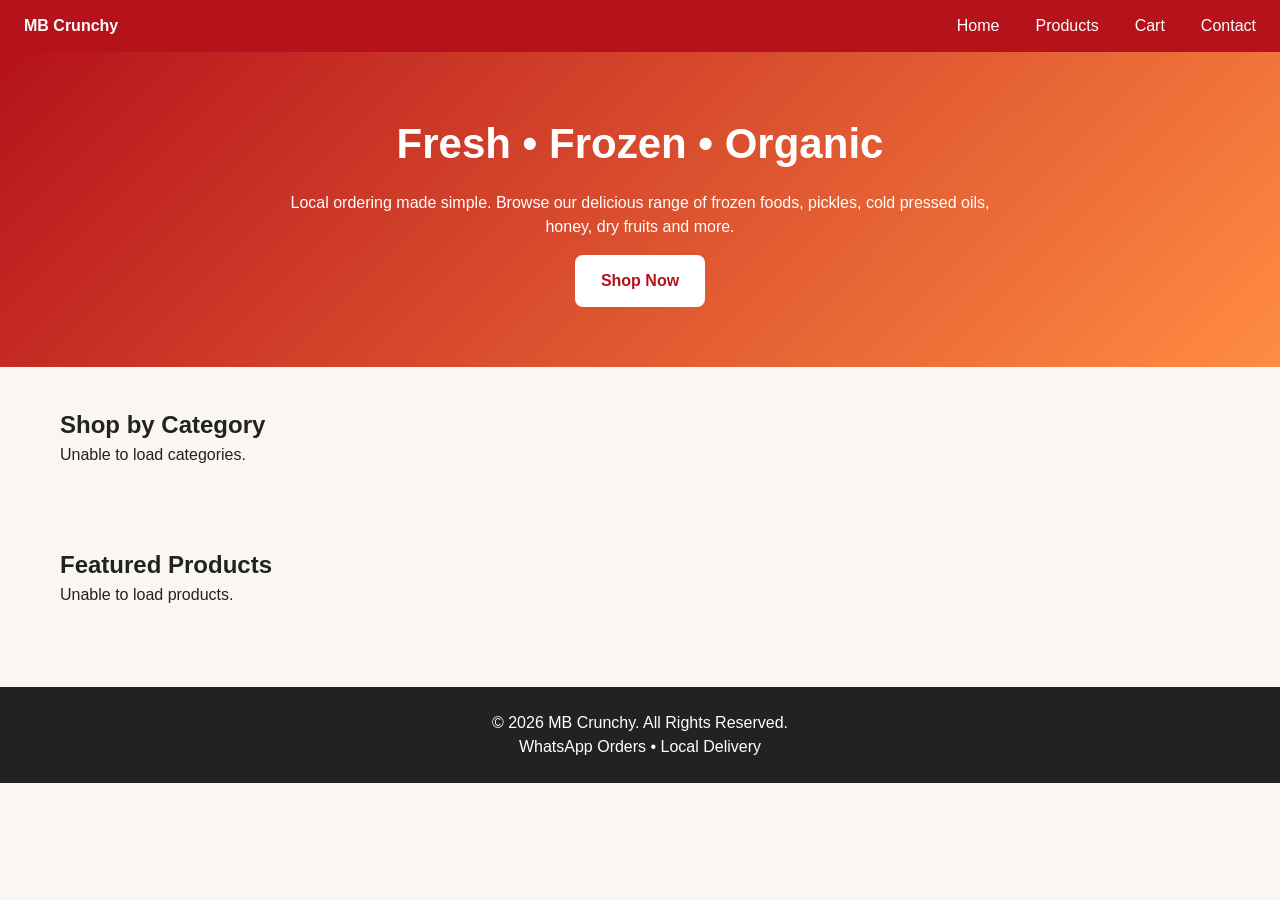
<file: index.html>
<!DOCTYPE html>
<html lang="en">
<head>
<meta charset="UTF-8">
<meta name="viewport" content="width=device-width,initial-scale=1.0">
<title>MB Crunchy | Local Food Ordering</title>
<meta name="description" content="Order frozen foods, pickles, oils, honey and more from MB Crunchy.">
<link rel="stylesheet" href="assets/css/style.css">
<style>
body{margin:0;font-family:Arial,sans-serif;background:#faf7f2;color:#222}
header{background:#b5121b;color:#fff;padding:14px 24px;display:flex;justify-content:space-between;align-items:center}
header a{color:#fff;text-decoration:none;margin-left:18px}
.hero{padding:60px 20px;text-align:center;background:linear-gradient(135deg,#b5121b,#ff8c42);color:#fff}
.hero h1{font-size:42px;margin:0}
.hero p{max-width:700px;margin:16px auto}
.btn{display:inline-block;padding:14px 26px;background:#fff;color:#b5121b;border-radius:8px;text-decoration:none;font-weight:bold}
.section{max-width:1200px;margin:auto;padding:40px 20px}
.grid{display:grid;grid-template-columns:repeat(auto-fit,minmax(220px,1fr));gap:20px}
.card{background:#fff;border-radius:12px;box-shadow:0 2px 8px rgba(0,0,0,.1);padding:16px;text-align:center}
.card img{width:100%;height:180px;object-fit:cover;border-radius:8px;background:#eee}
footer{background:#222;color:#fff;text-align:center;padding:24px;margin-top:40px}
</style>
</head>
<body>

<header>
<div><strong>MB Crunchy</strong></div>
<nav>
<a href="index.html">Home</a>
<a href="products.html">Products</a>
<a href="cart.html">Cart</a>
<a href="contact.html">Contact</a>
</nav>
</header>

<section class="hero">
<h1>Fresh • Frozen • Organic</h1>
<p>Local ordering made simple. Browse our delicious range of frozen foods, pickles, cold pressed oils, honey, dry fruits and more.</p>
<a class="btn" href="products.html">Shop Now</a>
</section>

<section class="section">
<h2>Shop by Category</h2>
<div id="categoryGrid" class="grid"></div>
</section>

<section class="section">
<h2>Featured Products</h2>
<div id="productGrid" class="grid"></div>
</section>

<footer>
<p>&copy; 2026 MB Crunchy. All Rights Reserved.</p>
<p>WhatsApp Orders • Local Delivery</p>
</footer>

<script>
const API="https://script.google.com/macros/s/AKfycbzUs227I1_uMAXkInKx0ekwBNOlb6h5mmWXoyrGfyAN1wrTacJuDGndS2utiMSlooQm/exec";

async function loadCategories(){
 try{
   const res = await fetch(API + "?action=categories");
   const json=await res.json();
   const grid=document.getElementById("categoryGrid");
   grid.innerHTML="";
   json.data.forEach(c=>{
      grid.innerHTML+=`
      <div class="card">
        <img src="assets/images/${c.banner||'placeholder.webp'}">
        <h3>${c.name}</h3>
      </div>`;
   });
 }catch(e){
   document.getElementById("categoryGrid").innerHTML="<p>Unable to load categories.</p>";
 }
}

async function loadProducts(){
 try{
   const res = await fetch(API + "?action=products&featured=true");
   const json=await res.json();
   const grid=document.getElementById("productGrid");
   grid.innerHTML="";
   json.data.forEach(p=>{
      grid.innerHTML+=`
      <div class="card">
        <img src="assets/images/${p.image||'placeholder.webp'}">
        <h3>${p.name}</h3>
        <p><del>₹${p.mrp}</del> <strong>₹${p.price}</strong></p>
        <button onclick="location.href='product.html?id=${p.id}'">View</button>
      </div>`;
   });
 }catch(e){
   document.getElementById("productGrid").innerHTML="<p>Unable to load products.</p>";
 }
}

loadCategories();
loadProducts();
</script>

</body>
</html>
</file>
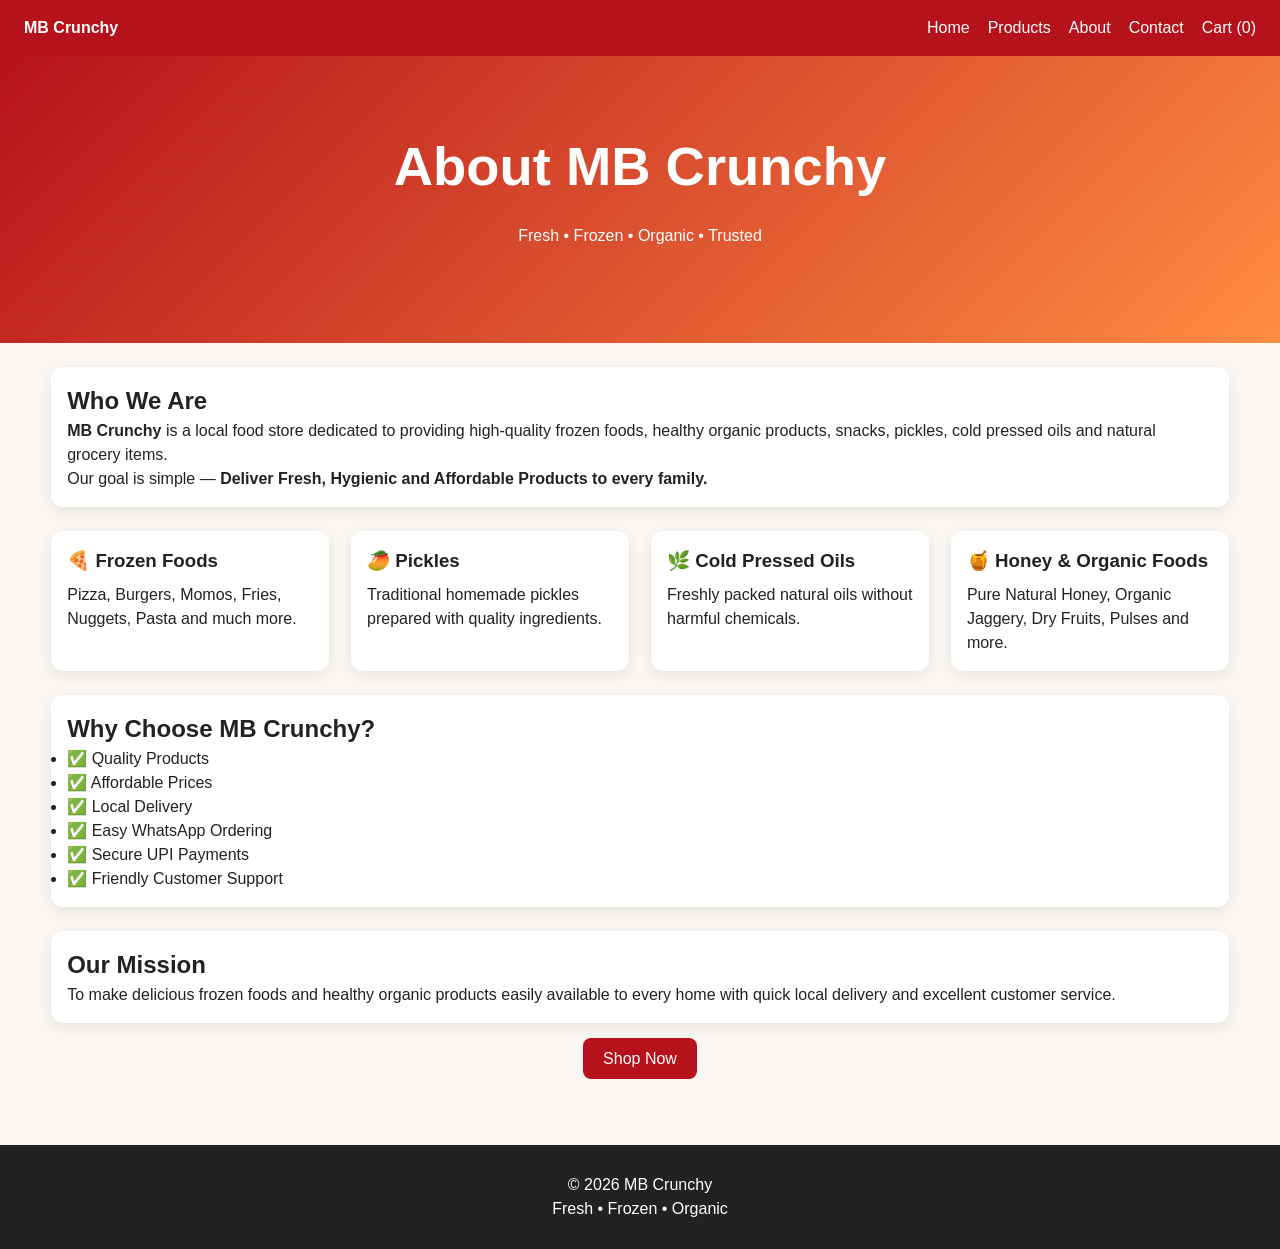
<file: about.html>
<!DOCTYPE html>
<html lang="en">

<head>
    <meta charset="UTF-8">
    <meta name="viewport" content="width=device-width, initial-scale=1.0">
    <title>About Us | MB Crunchy</title>

    <link rel="stylesheet" href="assets/css/style.css">
</head>

<body>

<header>

    <div class="logo">
        <strong>MB Crunchy</strong>
    </div>

    <nav>
        <a href="index.html">Home</a>
        <a href="products.html">Products</a>
        <a href="about.html">About</a>
        <a href="contact.html">Contact</a>
        <a href="cart.html">
            Cart (<span id="cartCount">0</span>)
        </a>
    </nav>

</header>

<section class="hero">

    <h1>About MB Crunchy</h1>

    <p>
        Fresh • Frozen • Organic • Trusted
    </p>

</section>

<div class="container">

    <div class="card">

        <div class="card-body">

            <h2>Who We Are</h2>

            <p>

                <strong>MB Crunchy</strong> is a local food store dedicated to providing
                high-quality frozen foods, healthy organic products, snacks,
                pickles, cold pressed oils and natural grocery items.

            </p>

            <p>

                Our goal is simple —

                <strong>
                    Deliver Fresh, Hygienic and Affordable Products
                    to every family.
                </strong>

            </p>

        </div>

    </div>

    <br>

    <div class="grid">

        <div class="card">

            <div class="card-body">

                <h3>🍕 Frozen Foods</h3>

                <p>

                    Pizza, Burgers, Momos, Fries,
                    Nuggets, Pasta and much more.

                </p>

            </div>

        </div>

        <div class="card">

            <div class="card-body">

                <h3>🥭 Pickles</h3>

                <p>

                    Traditional homemade pickles
                    prepared with quality ingredients.

                </p>

            </div>

        </div>

        <div class="card">

            <div class="card-body">

                <h3>🌿 Cold Pressed Oils</h3>

                <p>

                    Freshly packed natural oils
                    without harmful chemicals.

                </p>

            </div>

        </div>

        <div class="card">

            <div class="card-body">

                <h3>🍯 Honey & Organic Foods</h3>

                <p>

                    Pure Natural Honey,
                    Organic Jaggery,
                    Dry Fruits,
                    Pulses and more.

                </p>

            </div>

        </div>

    </div>

    <br>

    <div class="card">

        <div class="card-body">

            <h2>Why Choose MB Crunchy?</h2>

            <ul>

                <li>✅ Quality Products</li>

                <li>✅ Affordable Prices</li>

                <li>✅ Local Delivery</li>

                <li>✅ Easy WhatsApp Ordering</li>

                <li>✅ Secure UPI Payments</li>

                <li>✅ Friendly Customer Support</li>

            </ul>

        </div>

    </div>

    <br>

    <div class="card">

        <div class="card-body">

            <h2>Our Mission</h2>

            <p>

                To make delicious frozen foods
                and healthy organic products
                easily available to every home
                with quick local delivery
                and excellent customer service.

            </p>

        </div>

    </div>

    <br>

    <div class="text-center">

        <a class="btn" href="products.html">

            Shop Now

        </a>

    </div>

</div>

<footer>

    <p>

        © 2026 MB Crunchy

    </p>

    <p>

        Fresh • Frozen • Organic

    </p>

</footer>

<script>
const API_BASE="https://script.google.com/macros/s/AKfycbzUs227I1_uMAXkInKx0ekwBNOlb6h5mmWXoyrGfyAN1wrTacJuDGndS2utiMSlooQm/exec";
</script>

<script src="assets/js/app.js"></script>

</body>

</html>
</file>
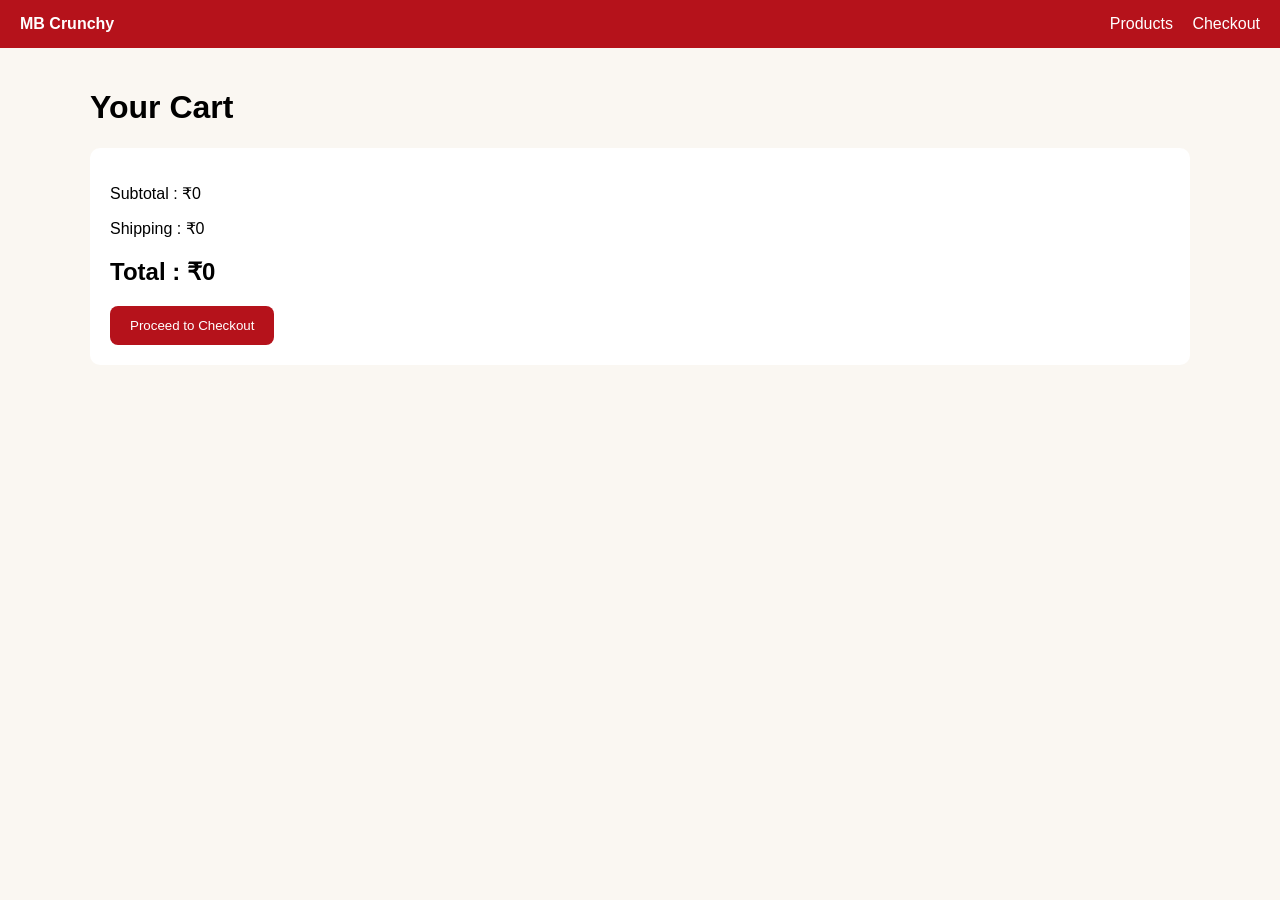
<file: cart.html>
<!DOCTYPE html>
<html lang="en">
<head>
<meta charset="UTF-8">
<meta name="viewport" content="width=device-width,initial-scale=1.0">
<title>Cart | MB Crunchy</title>
<style>
body{font-family:Arial,sans-serif;margin:0;background:#faf7f2}
header{background:#b5121b;color:#fff;padding:15px 20px;display:flex;justify-content:space-between}
header a{color:#fff;text-decoration:none;margin-left:15px}
.container{max-width:1100px;margin:auto;padding:20px}
.item{display:grid;grid-template-columns:90px 1fr auto;gap:15px;background:#fff;padding:15px;margin-bottom:15px;border-radius:10px;align-items:center}
.item img{width:90px;height:90px;object-fit:cover;background:#eee;border-radius:8px}
.qty button{width:30px;height:30px}
.summary{background:#fff;padding:20px;border-radius:10px}
.btn{background:#b5121b;color:#fff;border:none;padding:12px 20px;border-radius:8px;cursor:pointer}
</style>
</head>
<body>

<header>
<div><strong>MB Crunchy</strong></div>
<nav>
<a href="products.html">Products</a>
<a href="checkout.html">Checkout</a>
</nav>
</header>

<div class="container">
<h1>Your Cart</h1>

<div id="cartItems"></div>

<div class="summary">
<p>Subtotal : ₹<span id="subtotal">0</span></p>
<p>Shipping : ₹<span id="shipping">0</span></p>
<h2>Total : ₹<span id="total">0</span></h2>
<button class="btn" onclick="checkout()">Proceed to Checkout</button>
</div>

</div>

<script>
const API="https://script.google.com/macros/s/AKfycbzUs227I1_uMAXkInKx0ekwBNOlb6h5mmWXoyrGfyAN1wrTacJuDGndS2utiMSlooQm/exec";
let products=[];

async function init(){
 const res=await fetch(API+"products");
 const json=await res.json();
 products=json.data;
 render();
}

function getCart(){
 return JSON.parse(localStorage.getItem("cart")||"[]");
}

function saveCart(cart){
 localStorage.setItem("cart",JSON.stringify(cart));
}

async function render(){

 const cart=getCart();
 const box=document.getElementById("cartItems");
 box.innerHTML="";

 let subtotal=0;

 cart.forEach(c=>{

   const p=products.find(x=>x.id===c.productId);
   if(!p) return;

   const line=p.price*c.qty;
   subtotal+=line;

   box.innerHTML+=`
   <div class="item">
     <img src="assets/images/${p.image||'placeholder.webp'}">
     <div>
       <h3>${p.name}</h3>
       <p>₹${p.price} × ${c.qty}</p>
       <strong>₹${line}</strong>
     </div>
     <div class="qty">
       <button onclick="changeQty('${c.productId}',-1)">-</button>
       <button onclick="changeQty('${c.productId}',1)">+</button>
       <br><br>
       <button onclick="removeItem('${c.productId}')">Remove</button>
     </div>
   </div>`;
 });

 let shipping=0;

 try{
   const s=await fetch(API+"shipping&distance=3");
   const j=await s.json();
   shipping=j.data.charge||0;
 }catch(e){}

 document.getElementById("subtotal").textContent=subtotal;
 document.getElementById("shipping").textContent=shipping;
 document.getElementById("total").textContent=subtotal+shipping;

}

function changeQty(id,d){
 let cart=getCart();
 const item=cart.find(x=>x.productId===id);
 if(!item) return;
 item.qty+=d;
 if(item.qty<=0)
   cart=cart.filter(x=>x.productId!==id);
 saveCart(cart);
 render();
}

function removeItem(id){
 let cart=getCart().filter(x=>x.productId!==id);
 saveCart(cart);
 render();
}

function checkout(){
 location.href="checkout.html";
}

init();
</script>

</body>
</html>
</file>
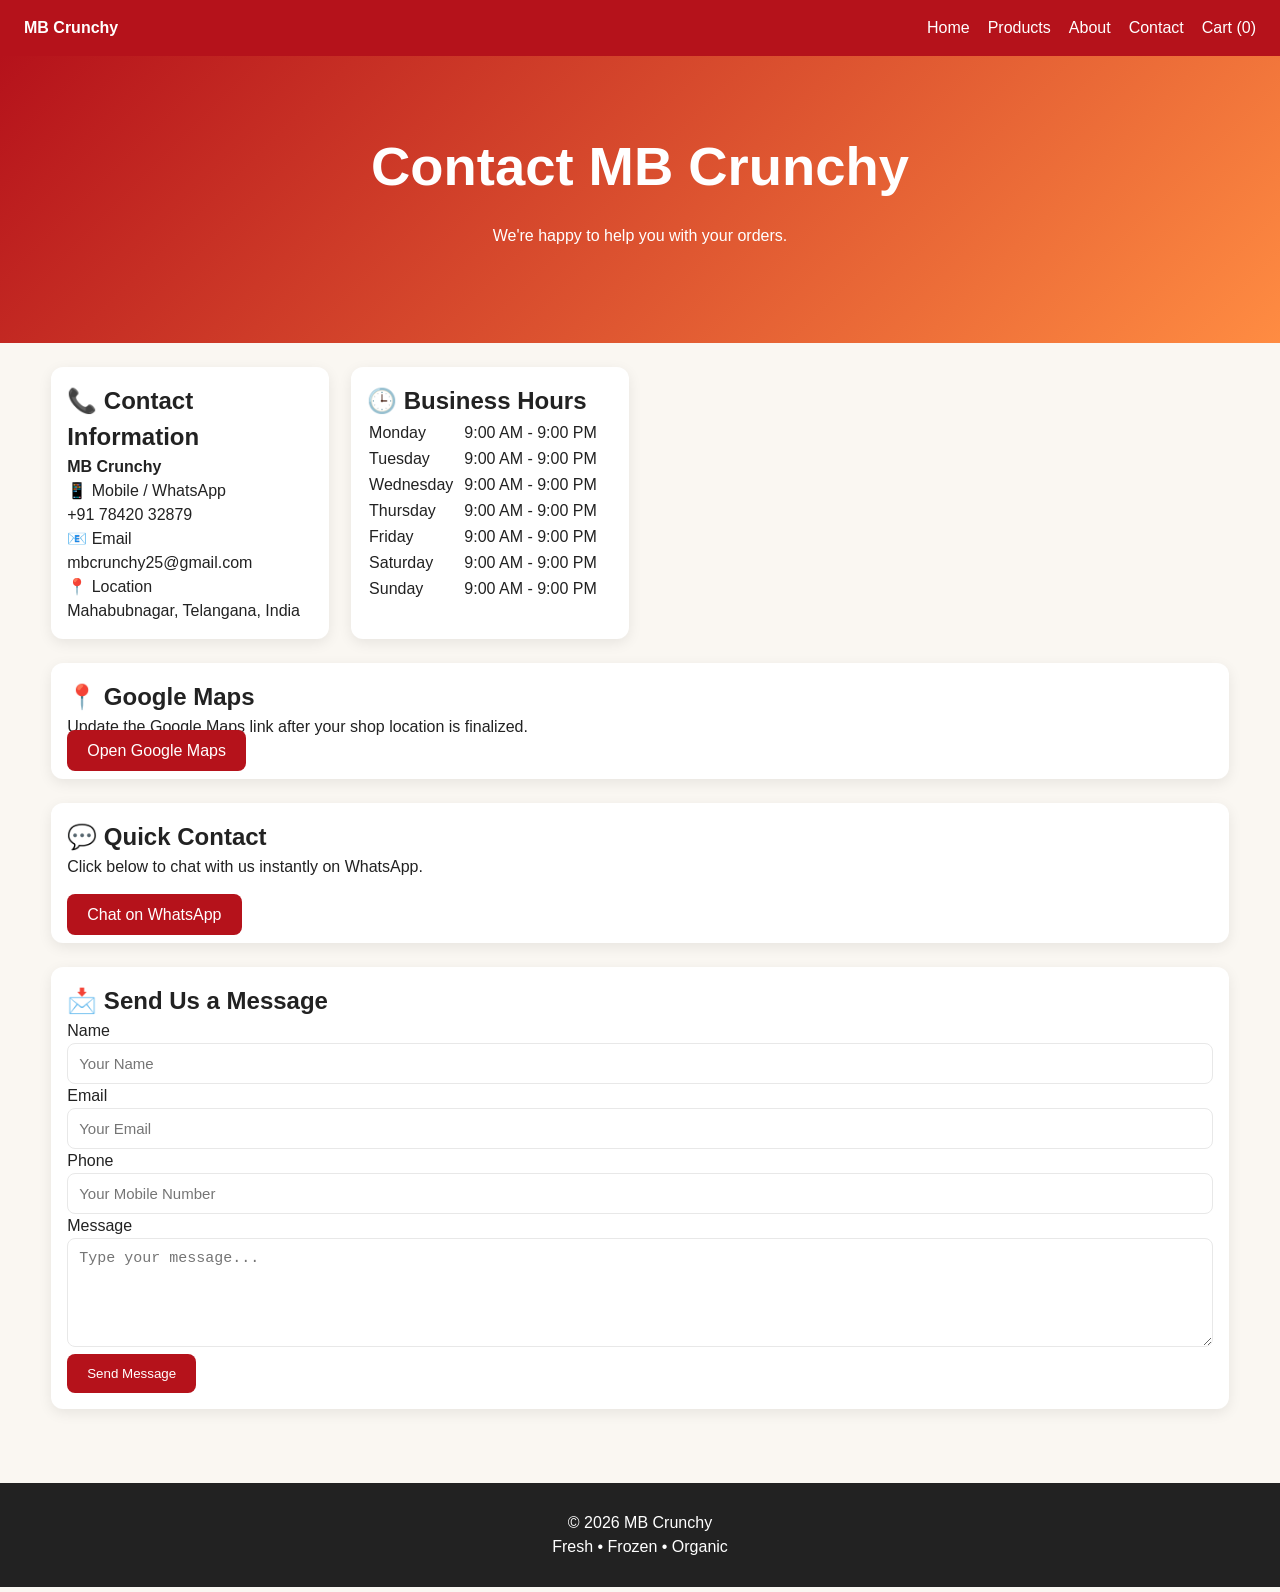
<file: contact.html>
<!DOCTYPE html>
<html lang="en">

<head>

<meta charset="UTF-8">

<meta name="viewport" content="width=device-width, initial-scale=1.0">

<title>Contact Us | MB Crunchy</title>

<link rel="stylesheet" href="assets/css/style.css">

</head>

<body>

<header>

<div class="logo">
<strong>MB Crunchy</strong>
</div>

<nav>

<a href="index.html">Home</a>

<a href="products.html">Products</a>

<a href="about.html">About</a>

<a href="contact.html">Contact</a>

<a href="cart.html">
Cart (<span id="cartCount">0</span>)
</a>

</nav>

</header>

<section class="hero">

<h1>Contact MB Crunchy</h1>

<p>
We're happy to help you with your orders.
</p>

</section>

<div class="container">

<div class="grid">

<div class="card">

<div class="card-body">

<h2>📞 Contact Information</h2>

<p>

<strong>MB Crunchy</strong>

</p>

<p>

📱 Mobile / WhatsApp

<br>

<a href="https://wa.me/917842032879">

+91 78420 32879

</a>

</p>

<p>

📧 Email

<br>

mbcrunchy25@gmail.com

</p>

<p>

📍 Location

<br>

Mahabubnagar,

Telangana,

India

</p>

</div>

</div>

<div class="card">

<div class="card-body">

<h2>🕒 Business Hours</h2>

<table style="width:100%;">

<tr>

<td>Monday</td>

<td>9:00 AM - 9:00 PM</td>

</tr>

<tr>

<td>Tuesday</td>

<td>9:00 AM - 9:00 PM</td>

</tr>

<tr>

<td>Wednesday</td>

<td>9:00 AM - 9:00 PM</td>

</tr>

<tr>

<td>Thursday</td>

<td>9:00 AM - 9:00 PM</td>

</tr>

<tr>

<td>Friday</td>

<td>9:00 AM - 9:00 PM</td>

</tr>

<tr>

<td>Saturday</td>

<td>9:00 AM - 9:00 PM</td>

</tr>

<tr>

<td>Sunday</td>

<td>9:00 AM - 9:00 PM</td>

</tr>

</table>

</div>

</div>

</div>

<br>

<div class="card">

<div class="card-body">

<h2>📍 Google Maps</h2>

<p>

Update the Google Maps link after your shop location is finalized.

</p>

<a class="btn"

target="_blank"

href="https://maps.google.com">

Open Google Maps

</a>

</div>

</div>

<br>

<div class="card">

<div class="card-body">

<h2>💬 Quick Contact</h2>

<p>

Click below to chat with us instantly on WhatsApp.

</p>

<br>

<a

class="btn"

target="_blank"

href="https://wa.me/917842032879?text=Hello%20MB%20Crunchy,%20I%20would%20like%20to%20place%20an%20order.">

Chat on WhatsApp

</a>

</div>

</div>

<br>

<div class="card">

<div class="card-body">

<h2>📩 Send Us a Message</h2>

<form onsubmit="return false;">

<label>Name</label>

<input
type="text"
placeholder="Your Name">

<label>Email</label>

<input
type="email"
placeholder="Your Email">

<label>Phone</label>

<input
type="tel"
placeholder="Your Mobile Number">

<label>Message</label>

<textarea
rows="5"
placeholder="Type your message..."></textarea>

<button
type="button"
onclick="alert('This feature will be connected in a future update.')">

Send Message

</button>

</form>

</div>

</div>

</div>

<footer>

<p>

© 2026 MB Crunchy

</p>

<p>

Fresh • Frozen • Organic

</p>

</footer>

<script>

const API_BASE="https://script.google.com/macros/s/AKfycbzUs227I1_uMAXkInKx0ekwBNOlb6h5mmWXoyrGfyAN1wrTacJuDGndS2utiMSlooQm/exec";

</script>

<script src="assets/js/app.js"></script>

</body>

</html>
</file>
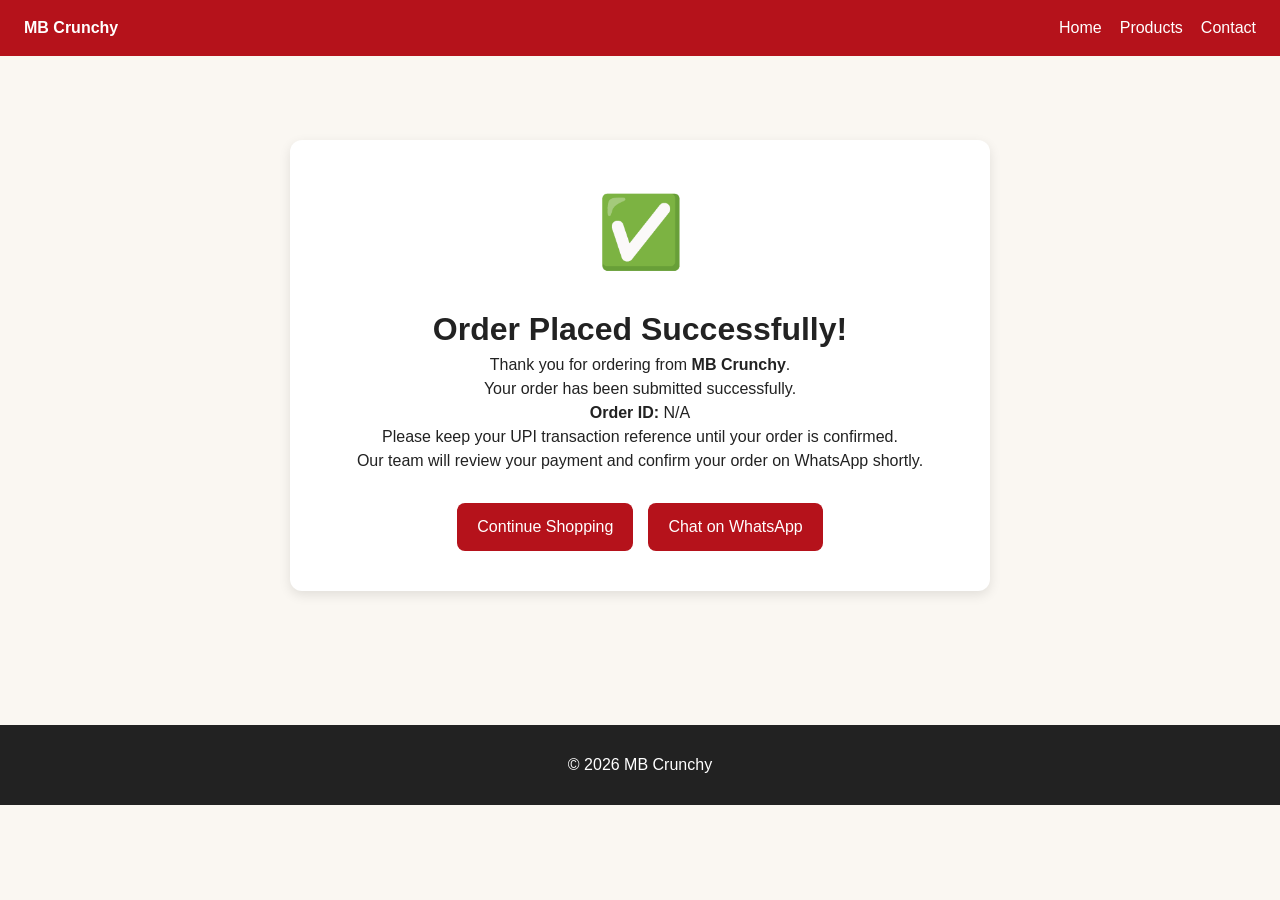
<file: success.html>
<!DOCTYPE html>
<html lang="en">
<head>
<meta charset="UTF-8">
<meta name="viewport" content="width=device-width, initial-scale=1.0">
<title>Order Successful | MB Crunchy</title>
<link rel="stylesheet" href="assets/css/style.css">
<style>
.success-box{
max-width:700px;
margin:60px auto;
background:#fff;
padding:40px;
border-radius:12px;
box-shadow:0 4px 12px rgba(0,0,0,.1);
text-align:center;
}
.icon{
font-size:70px;
color:#28a745;
margin-bottom:20px;
}
.actions{
display:flex;
gap:15px;
justify-content:center;
flex-wrap:wrap;
margin-top:30px;
}
</style>
</head>
<body>

<header>
<div><strong>MB Crunchy</strong></div>
<nav>
<a href="index.html">Home</a>
<a href="products.html">Products</a>
<a href="contact.html">Contact</a>
</nav>
</header>

<div class="container">

<div class="success-box">

<div class="icon">✅</div>

<h1>Order Placed Successfully!</h1>

<p>Thank you for ordering from <strong>MB Crunchy</strong>.</p>

<p>Your order has been submitted successfully.</p>

<p><strong>Order ID:</strong> <span id="orderId">--</span></p>

<p>Please keep your UPI transaction reference until your order is confirmed.</p>

<p>Our team will review your payment and confirm your order on WhatsApp shortly.</p>

<div class="actions">
<a class="btn" href="products.html">Continue Shopping</a>
<a class="btn" id="waBtn" target="_blank">Chat on WhatsApp</a>
</div>

</div>

</div>

<footer>
<p>&copy; 2026 MB Crunchy</p>
</footer>

<script>
const params=new URLSearchParams(window.location.search);
const order=params.get("order") || "N/A";

document.getElementById("orderId").textContent=order;

document.getElementById("waBtn").href=
"https://wa.me/917842032879?text="+
encodeURIComponent(
"Hello MB Crunchy, I have placed Order "+order+". Please confirm my order."
);
</script>

</body>
</html>
</file>
<file: assets/css/style.css>
/* =====================================================
   MB Crunchy Commerce v2
   File: assets/css/style.css
   ===================================================== */

:root{
  --primary:#b5121b;
  --primary-dark:#931018;
  --accent:#ffb347;
  --bg:#faf7f2;
  --surface:#ffffff;
  --text:#222;
  --muted:#666;
  --border:#e8e8e8;
  --radius:12px;
  --shadow:0 4px 14px rgba(0,0,0,.08);
}

*{
  margin:0;
  padding:0;
  box-sizing:border-box;
}

html{
  scroll-behavior:smooth;
}

body{
  font-family:Arial,Helvetica,sans-serif;
  background:var(--bg);
  color:var(--text);
  line-height:1.5;
}

img{
  max-width:100%;
  display:block;
}

a{
  color:inherit;
  text-decoration:none;
}

header{
  background:var(--primary);
  color:#fff;
  padding:16px 24px;
  display:flex;
  justify-content:space-between;
  align-items:center;
  position:sticky;
  top:0;
  z-index:100;
}

nav{
  display:flex;
  gap:18px;
  flex-wrap:wrap;
}

nav a:hover{
  color:var(--accent);
}

.container{
  width:min(1200px,92%);
  margin:auto;
  padding:24px 0;
}

.hero{
  padding:70px 20px;
  text-align:center;
  background:linear-gradient(135deg,var(--primary),#ff8c42);
  color:#fff;
}

.hero h1{
  font-size:clamp(2rem,5vw,3.4rem);
  margin-bottom:16px;
}

.hero p{
  max-width:700px;
  margin:0 auto 25px;
}

.btn,
button{
  background:var(--primary);
  color:#fff;
  border:none;
  border-radius:8px;
  padding:12px 20px;
  cursor:pointer;
  transition:.25s;
}

.btn:hover,
button:hover{
  background:var(--primary-dark);
}

.btn-outline{
  background:#fff;
  color:var(--primary);
  border:2px solid var(--primary);
}

.grid{
  display:grid;
  gap:22px;
  grid-template-columns:repeat(auto-fill,minmax(240px,1fr));
}

.card{
  background:var(--surface);
  border-radius:var(--radius);
  box-shadow:var(--shadow);
  overflow:hidden;
  transition:.25s;
}

.card:hover{
  transform:translateY(-4px);
}

.card img{
  width:100%;
  height:220px;
  object-fit:cover;
  background:#efefef;
}

.card-body{
  padding:16px;
}

.card h3{
  margin-bottom:8px;
}

.price{
  margin:10px 0;
}

.price del{
  color:var(--muted);
  margin-right:8px;
}

.discount{
  color:#1f8b2f;
  font-weight:bold;
}

.toolbar{
  display:flex;
  gap:12px;
  flex-wrap:wrap;
  margin-bottom:24px;
}

input,
textarea,
select{
  width:100%;
  padding:11px;
  border:1px solid var(--border);
  border-radius:8px;
  font-size:15px;
}

.summary,
.item,
.form-card{
  background:var(--surface);
  border-radius:var(--radius);
  box-shadow:var(--shadow);
}

.item{
  display:grid;
  grid-template-columns:90px 1fr auto;
  gap:16px;
  padding:16px;
  margin-bottom:16px;
  align-items:center;
}

.item img{
  width:90px;
  height:90px;
  border-radius:8px;
  object-fit:cover;
}

.summary{
  padding:20px;
}

.badge{
  display:inline-block;
  padding:4px 10px;
  border-radius:20px;
  background:#eaf8ea;
  color:#1f8b2f;
  font-size:12px;
  font-weight:bold;
}

footer{
  margin-top:50px;
  background:#222;
  color:#fff;
  text-align:center;
  padding:28px 20px;
}

.text-center{
  text-align:center;
}

.mt-1{margin-top:10px;}
.mt-2{margin-top:20px;}
.mt-3{margin-top:30px;}

@media (max-width:768px){

  header{
    flex-direction:column;
    gap:10px;
  }

  .item{
    grid-template-columns:1fr;
    text-align:center;
  }

  .toolbar{
    flex-direction:column;
  }

}
</file>
